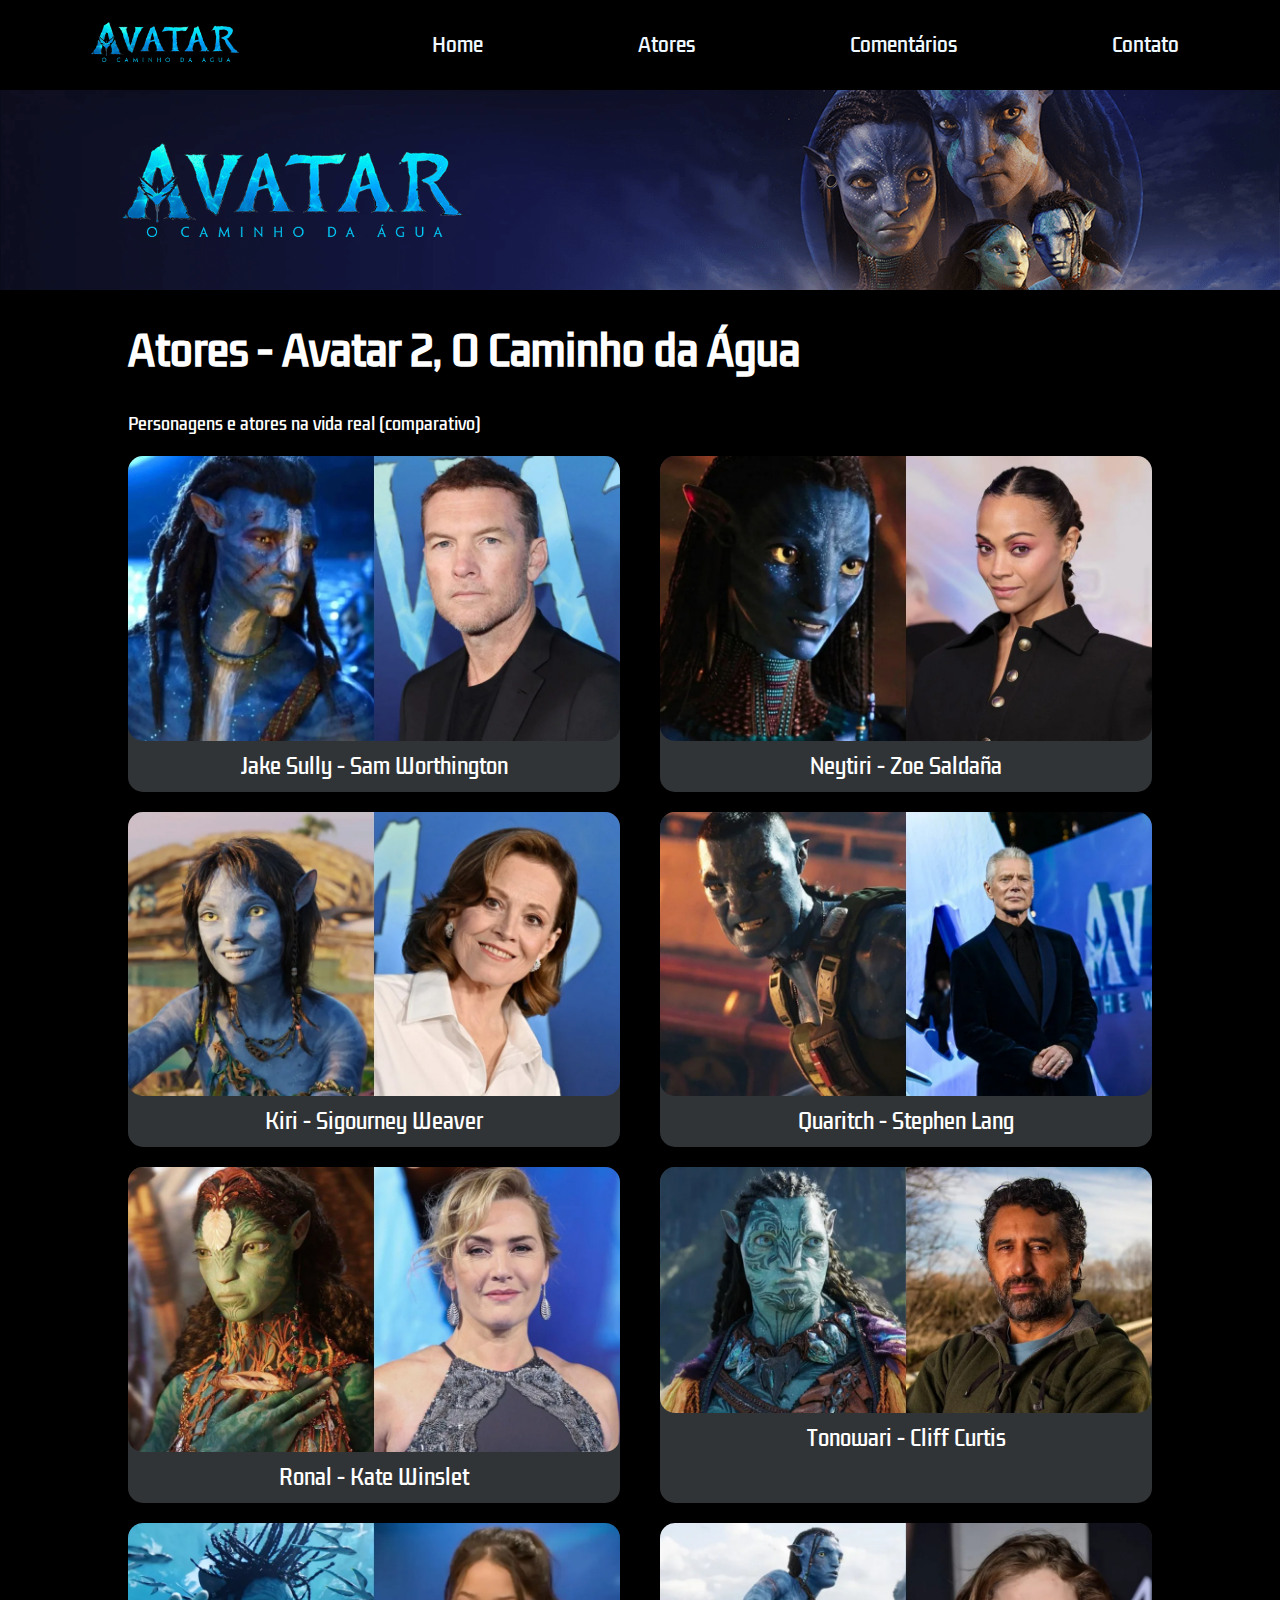
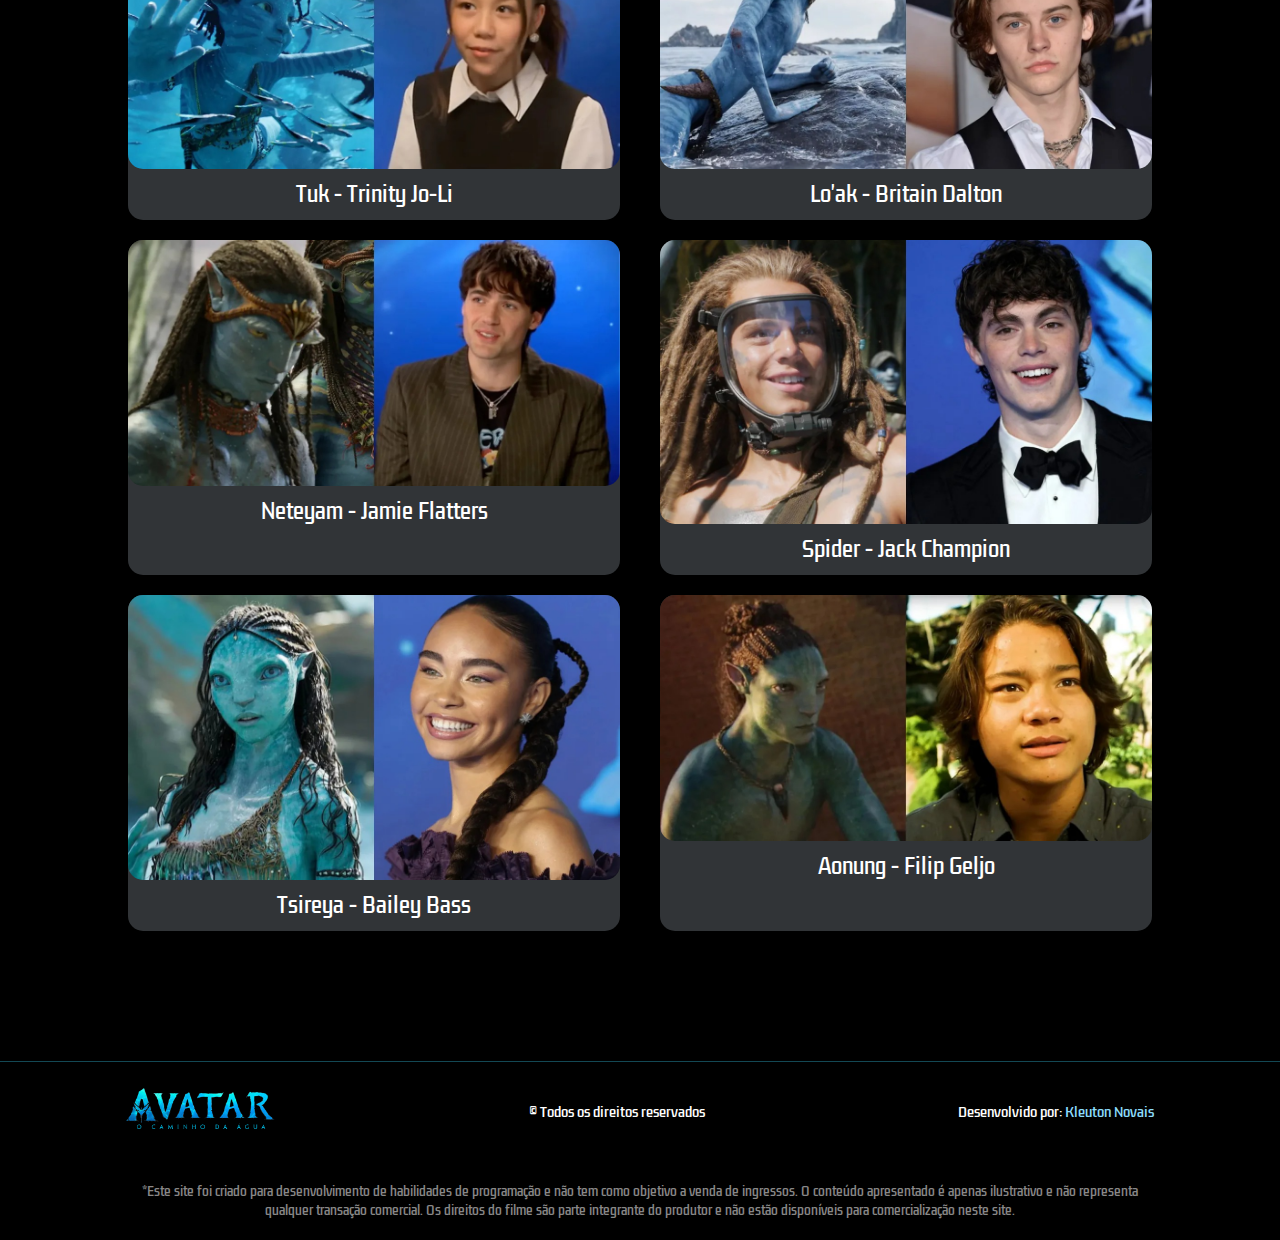
<file: atores.html>
<!DOCTYPE html>
<html lang="pt-BR">
<head>
    <meta charset="UTF-8">
    <meta http-equiv="X-UA-Compatible" content="IE=edge">
    <meta name="viewport" content="width=device-width, initial-scale=1.0">
    <title>Avatar</title>
    <link rel="stylesheet" href="style.css">
    <link rel="icon" type="image/x-icon" href="./img/favIcon.png">
</head>
<body>
    <header>
        <a href="./"><img id="logo" src="./img/logo.png" ></a>
        <nav>
            <ul>
                <li><a href="./">Home</a></li>
                <li> <a href="./atores.html">Atores</a></li>
                <li> <a href="./comentarios.html">Comentários</a> </li>
                <li> <a href="./contato.html">Contato</a> </li>
            </ul>
        </nav>
    </header>

   
    <div id="banner" class="page">
        <div class="logo-content">
            <img src="./img/logo.png">
        </div>
    </div>

    <div class="paginas">

        <h1>Atores - Avatar 2, O Caminho da Água</h1>
        <p>Personagens e atores na vida real (comparativo)</p>
        
        <div id="atores">
            <div class="ator">
                <img src="./img/a_Jake.jpg">
                <span>Jake Sully - Sam Worthington</span>
            </div>
    
            <div class="ator">
                <img src="./img/a_Neytiri.jpg" >
                <span>Neytiri - Zoe Saldaña</span>
            </div>
    
            <div class="ator">
                <img src="./img/a_Kiri.jpg" >
                <span>Kiri - Sigourney Weaver</span>
            </div>
    
            <div class="ator">
                <img src="./img/a_Quaritch.jpg" >
                <span>Quaritch - Stephen Lang</span>
            </div>
    
            <div class="ator">
                <img src="./img/a_Ronal.jpg" >
                <span>Ronal - Kate Winslet</span>
            </div>
    
            <div class="ator">
                <img src="./img/a_Tonowari.jpg">
                <span>Tonowari - Cliff Curtis </span>
            </div>
    
            <div class="ator">
                <img src="./img/a_Tuk.jpg">
                <span>Tuk - Trinity Jo-Li </span>
            </div>
    
            <div class="ator">
                <img src="./img/a_Loak.jpg">
                <span>Lo'ak - Britain Dalton </span>
            </div>
    
            <div class="ator">
                <img src="./img/a_Neteyam.jpg">
                <span>Neteyam - Jamie Flatters </span>
            </div>
    
            <div class="ator">
                <img src="./img/a_Spider.jpg">
                <span>Spider - Jack Champion </span>
            </div>
    
            <div class="ator">
                <img src="./img/a_Tsireya.jpg">
                <span>Tsireya - Bailey Bass </span>
            </div>
    
            <div class="ator">
                <img src="./img/a_Aonung.jpg">
                <span>Aonung - Filip Geljo </span>
            </div>
        </div>
        
    </div>


    <footer>
        <nav class="footer-navigation">
            <ul class="footer-list">
                <li><a href="./">Home</a></li>
                <li> <a href="./atores.html">Atores</a></li>
                <li> <a href="./comentarios.html">Comentários</a> </li>
                <li> <a href="./contato.html">Contato</a> </li>
            </ul>
        </nav>

        <a href="./"><img src="./img/logo.png" style="object-fit: contain;" id="logo"></a>
        <span>© Todos os direitos reservados</span>
        <span>Desenvolvido por: <a href="https://www.linkedin.com/in/kleuton-novais/" target="_blank">Kleuton Novais</a></span>
            
    </footer>
    <div class="copy">*Este site foi criado para desenvolvimento de habilidades de programação e não tem como objetivo a venda de ingressos. O conteúdo apresentado é apenas ilustrativo e não representa qualquer transação comercial. Os direitos do filme são parte integrante do produtor e não estão disponíveis para comercialização neste site.</div>
</body>
</html>
</file>
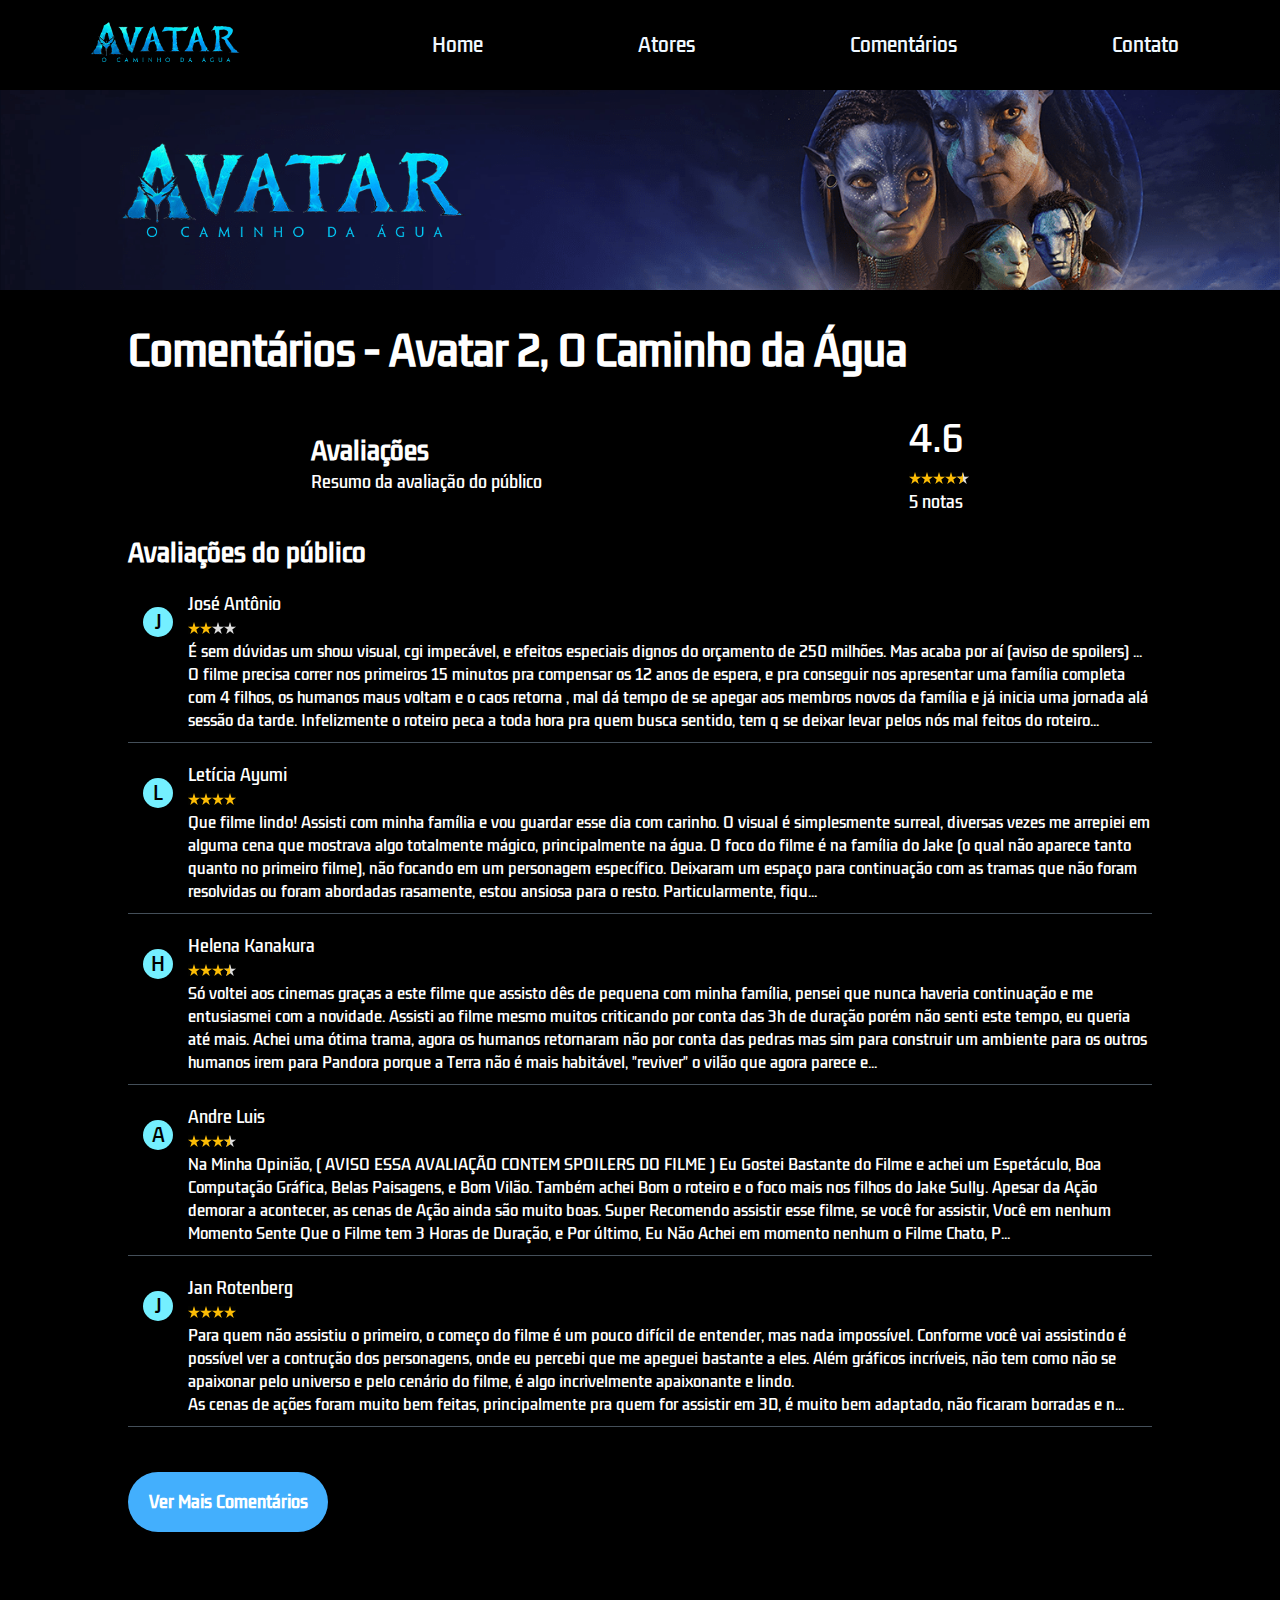
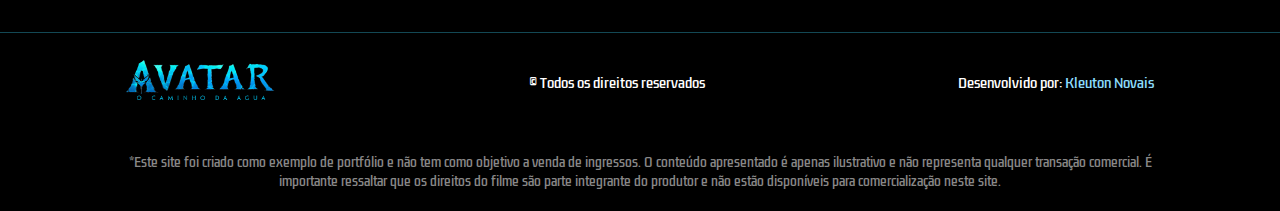
<file: comentarios.html>
<!DOCTYPE html>
<html lang="pt-BR">
<head>
    <meta charset="UTF-8">
    <meta http-equiv="X-UA-Compatible" content="IE=edge">
    <meta name="viewport" content="width=device-width, initial-scale=1.0">
    <title>Avatar</title>
    <link rel="stylesheet" href="style.css">
    <link rel="icon" type="image/x-icon" href="./img/favIcon.png">
</head>
<body>
    <header>
        <a href="./"><img id="logo" src="./img/logo.png" ></a>
        <nav>
            <ul>
                <li><a href="./">Home</a></li>
                <li> <a href="./atores.html">Atores</a></li>
                <li> <a href="./comentarios.html">Comentários</a> </li>
                <li> <a href="./contato.html">Contato</a> </li>
            </ul>
        </nav>
    </header>

   
    <div id="banner" class="page">
        <div class="logo-content">
            <img src="./img/logo.png">
        </div>
    </div>

    <div class="paginas">

        <h1>Comentários - Avatar 2, O Caminho da Água</h1>
        <div id="avNota">
            <div class="resumo">
                <h2>Avaliações</h2>
                <p>Resumo da avaliação do público</p>
            </div>
            <div class="notas">
                <div class="valor">4.6</div>
                <div class="stars"><span class="starFull"></span><span class="starFull"></span><span class="starFull"></span><span class="starFull"></span><span class="starMeio"></span></div>
                <span>5 notas</span>
            </div>            
        </div>

        <div id="comentarios">
            <h2>Avaliações do público</h2>
            <div class="coment">
                <div class="foto">J</div>
                <div class="txtComent">
                    <div class="nome">José Antônio</div>
                    <div class="stars"><span class="starFull"></span><span class="starFull"></span><span class="starNone"></span><span class="starNone"></span></div>
                    <p>
                        É sem dúvidas um show visual, cgi impecável, e efeitos especiais dignos do orçamento de 250 milhões.  Mas acaba por aí (aviso de spoilers) ...
                        <br>
                        O filme precisa correr nos  primeiros 15 minutos pra compensar os 12 anos de espera,  e pra conseguir  nos apresentar uma família completa com 4 filhos, os humanos maus voltam e  o caos retorna ,  mal dá tempo de se apegar aos membros novos da família e já inicia uma jornada alá sessão da tarde. Infelizmente o roteiro peca a toda hora pra quem busca sentido, tem q se deixar levar pelos nós mal feitos do roteiro...
                    </p>
                </div> 
            </div>

            <div class="coment">
                <div class="foto">L</div>
                <div class="txtComent">
                    <div class="nome">Letícia Ayumi</div>
                    <div class="stars"><span class="starFull"></span><span class="starFull"></span><span class="starFull"></span><span class="starFull"></span></div>
                    <p>
                        Que filme lindo! Assisti com minha família e vou guardar esse dia com carinho. O visual é simplesmente surreal, diversas vezes me arrepiei em alguma cena que mostrava algo totalmente mágico, principalmente na água. O foco do filme é na família do Jake (o qual não aparece tanto quanto no primeiro filme), não focando em um personagem específico. Deixaram um espaço para continuação com as tramas que não foram resolvidas ou foram abordadas rasamente, estou ansiosa para o resto. Particularmente, fiqu...
                    </p>
                </div> 
            </div>

            <div class="coment">
                <div class="foto">H</div>
                <div class="txtComent">
                    <div class="nome">Helena Kanakura</div>
                    <div class="stars"><span class="starFull"></span><span class="starFull"></span><span class="starFull"></span><span class="starMeio"></span></div>
                    <p>
                        Só voltei aos cinemas graças a este filme que assisto dês de pequena com minha família, pensei que nunca haveria continuação e me entusiasmei com a novidade. Assisti ao filme mesmo muitos criticando por conta das 3h de duração porém não senti este tempo, eu queria até mais. Achei uma ótima trama, agora os humanos retornaram não por conta das pedras mas sim para construir um ambiente para os outros humanos irem para Pandora porque a Terra não é mais habitável, "reviver" o vilão que agora parece e...
                    </p>
                </div> 
            </div>

            <div class="coment">
                <div class="foto">A</div>
                <div class="txtComent">
                    <div class="nome">Andre Luis</div>
                    <div class="stars"><span class="starFull"></span><span class="starFull"></span><span class="starFull"></span><span class="starMeio"></span></div>
                    <p>
                        Na Minha Opinião, ( AVISO ESSA AVALIAÇÃO CONTEM SPOILERS DO FILME ) Eu Gostei Bastante do Filme e achei um Espetáculo, Boa Computação Gráfica, Belas Paisagens, e Bom Vilão. Também achei Bom o roteiro e o foco mais nos filhos do Jake Sully. Apesar da Ação demorar a acontecer, as cenas de Ação ainda são muito boas. Super Recomendo assistir esse filme, se você for assistir, Você em nenhum Momento Sente Que o Filme tem 3 Horas de Duração, e Por último, Eu Não Achei em momento nenhum o Filme Chato, P...
                    </p>
                </div> 
            </div>


            <div class="coment">
                <div class="foto">J</div>
                <div class="txtComent">
                    <div class="nome">Jan Rotenberg</div>
                    <div class="stars"><span class="starFull"></span><span class="starFull"></span><span class="starFull"></span><span class="starFull"></span></div>
                    <p>
                        Para quem não assistiu o primeiro, o começo do filme é um pouco difícil de entender, mas nada impossível. Conforme você vai assistindo é possível ver a contrução dos personagens, onde eu percebi que me apeguei bastante a eles. Além gráficos incríveis, não tem como não se apaixonar pelo universo e pelo cenário do filme, é algo incrivelmente apaixonante e lindo. <br> As cenas de ações foram muito bem feitas, principalmente pra quem for assistir em 3D, é muito bem adaptado, não ficaram borradas e n...
                    </p>
                </div> 
            </div>

        </div>

        <a href="https://www.google.com/search?q=comentarios+avatar+2&oq=comentarios+avatar+2&aqs=chrome..69i57j0i22i30l9.4655j0j4&sourceid=chrome&ie=UTF-8" target="_blank">
        <button class="button"> Ver Mais Comentários </button>
        </a>
        
    </div>


    <footer>
        <nav class="footer-navigation">
            <ul class="footer-list">
                <li><a href="./">Home</a></li>
                <li> <a href="./atores.html">Atores</a></li>
                <li> <a href="./comentarios.html">Comentários</a> </li>
                <li> <a href="./contato.html">Contato</a> </li>
            </ul>
        </nav>

        <a href="./"><img src="./img/logo.png" style="object-fit: contain;" id="logo"></a>
        <span>© Todos os direitos reservados</span>
        <span>Desenvolvido por: <a href="https://www.linkedin.com/in/kleuton-novais/" target="_blank">Kleuton Novais</a></span>
            
    </footer>
    <div class="copy">*Este site foi criado como exemplo de portfólio e não tem como objetivo a venda de ingressos. O conteúdo apresentado é apenas ilustrativo e não representa qualquer transação comercial. É importante ressaltar que os direitos do filme são parte integrante do produtor e não estão disponíveis para comercialização neste site.</div>
</body>
</html>
</file>
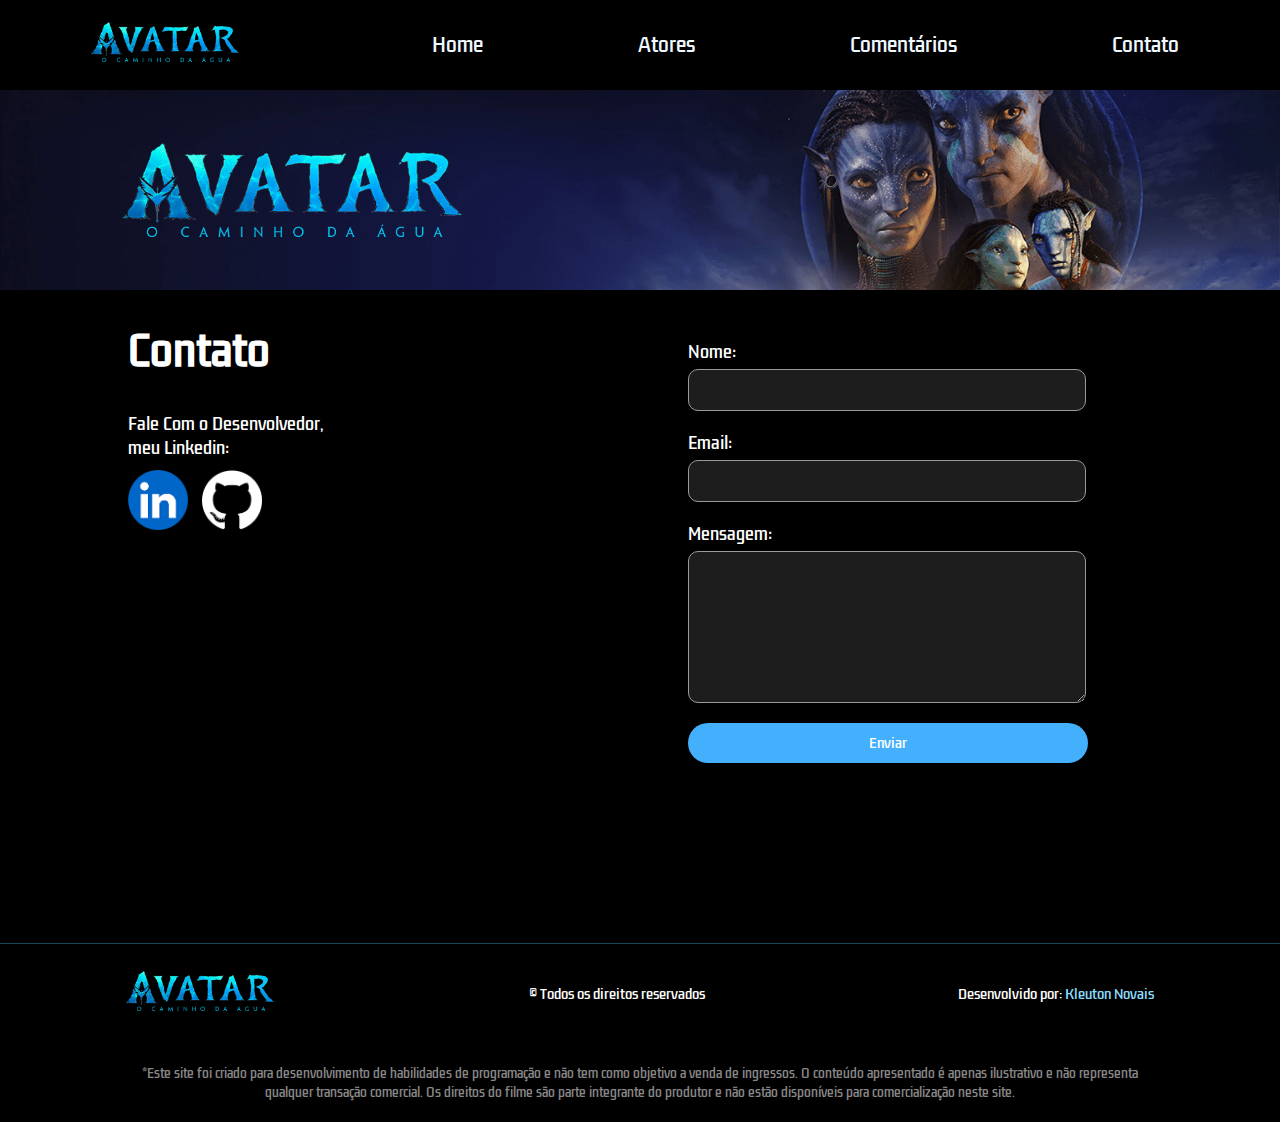
<file: contato.html>
<!DOCTYPE html>
<html lang="pt-BR">
<head>
    <meta charset="UTF-8">
    <meta http-equiv="X-UA-Compatible" content="IE=edge">
    <meta name="viewport" content="width=device-width, initial-scale=1.0">
    <title>Avatar</title>
    <link rel="stylesheet" href="style.css">
    <link rel="icon" type="image/x-icon" href="./img/favIcon.png">
</head>
<body>
    <header>
        <a href="./"><img id="logo" src="./img/logo.png" ></a>
        <nav>
            <ul>
                <li><a href="./">Home</a></li>
                <li> <a href="./atores.html">Atores</a></li>
                <li> <a href="./comentarios.html">Comentários</a> </li>
                <li> <a href="./contato.html">Contato</a> </li>
            </ul>
        </nav>
    </header>

   
    <div id="banner" class="page">
        <div class="logo-content">
            <img src="./img/logo.png">
        </div>
    </div>

    <div class="paginas">
        <div class="contentContact">
            <div>
                <h1>Contato</h1>
                <p>Fale Com o Desenvolvedor,<br> meu Linkedin:</p>
                <a href="https://www.linkedin.com/in/kleuton-novais/" target="_blank"><img class="icon" src="./img/linkdmini.png"></a>
                <img class="icon" src="./img/githubMini.png">
            </div>
            <div>
                <form>
                    <label for="nome">Nome:</label>
                    <input type="text" id="nome" name="nome" required>
                
                    <label for="email">Email:</label>
                    <input type="email" id="email" name="email" required>
                
                    <label for="mensagem">Mensagem:</label>
                    <textarea id="mensagem" name="mensagem" required></textarea>
                
                    <button type="submit">Enviar</button>
                </form>
            </div>

        </div>
        
        
        
        
    </div>


    <footer>
        <nav class="footer-navigation">
            <ul class="footer-list">
                <li><a href="./">Home</a></li>
                <li> <a href="./atores.html">Atores</a></li>
                <li> <a href="./comentarios.html">Comentários</a> </li>
                <li> <a href="./contato.html">Contato</a> </li>
            </ul>
        </nav>

        <a href="./"><img src="./img/logo.png" style="object-fit: contain;" id="logo"></a>
        <span>© Todos os direitos reservados</span>
        <span>Desenvolvido por: <a href="https://www.linkedin.com/in/kleuton-novais/" target="_blank">Kleuton Novais</a></span>
            
    </footer>
    <div class="copy">*Este site foi criado para desenvolvimento de habilidades de programação e não tem como objetivo a venda de ingressos. O conteúdo apresentado é apenas ilustrativo e não representa qualquer transação comercial. Os direitos do filme são parte integrante do produtor e não estão disponíveis para comercialização neste site.</div>
</body>
</html>
</file>
<file: style.css>
@import url('https://fonts.googleapis.com/css2?family=Kdam+Thmor+Pro&display=swap');

*{
    margin: 0;
    padding: 0;
    list-style: none;
    text-decoration: none;
    color: #fff;
    font-family: 'Kdam Thmor Pro', sans-serif;
}
body{
    background-color: black;
    box-sizing: border-box;
}
a{
    color: #8cdcfc;
}

a:hover{
    color: #43affd;
}

header{
    height: 90px;
    display: flex;
    justify-content: space-around;
    align-items: center;
}

nav{
    width: 60%;
}
ul{
    display: flex;
    width: 100%;
    justify-content: space-between;
}
li a{
    list-style: none;
    color: aliceblue;
    cursor: pointer;
    font-size: 19px;
    transition: .5s;
    padding: 10px;
    border-radius: 10px;
}
li a:hover{
    color: #43affd;
    background: #00c4ff36;
}

@keyframes float {
    0%,
    100% {
      transform: translateY(0);
    }
    50% {
      transform: translateY(-5px);
    }
}

#logo{
    width: 150px;
    height: auto;
    animation: float 2s ease-in-out infinite;
}
#banner{
    background-image: url(./img/banner.png);
    background-position: 50% 50%;
    background-size: cover;
    width: 100%;
    height: 550px;
    display: flex;
    align-items: center;
}
#banner.page{
    background-position: 50% 25%;
    height: 200px;
}
.logo-content{
    object-fit: contain;
    display:flex;
    flex-direction: column;
    align-items: center;
    justify-content: space-around;
    width: 45%;
    margin-left: 8%;
    animation: float 2s ease-in-out;
}
#banner.page > .logo-content{
    width: 30%;
    margin-left: 8%;
}
.logo-content img{
    width: 90%;
    height: auto;
}

#trailer-container{
    width: 100%;
    height: 400px;
    display: flex;
    justify-content: center;
}

div.paginas{
    width: 80%;
    margin: 0 auto;
    display: flex;
    flex-direction: column ;
    justify-content: space-between;
}

div.paginas h1{
    padding: 30px 0;
    font-size: 40px;
}
div.contentContact{
    display: flex;
    width: 100%;
    justify-content: space-between;
}

div.paginas form{
    display: flex;
    align-items:flex-start;
    flex-direction: column;
    min-width: 400px;
    margin-top: 30px;
    margin-bottom: 80px;
    box-sizing: border-box;
    margin-right: 5vw
}

img.icon{
    width: 60px; 
    height: 60px; 
    padding-top: 10px;
    padding-right: 10px;
}

a > img.icon{
    cursor: pointer;
}

div.paginas label {
    display: block;
    margin-top: 20px;
  }

div.paginas input, textarea {
    width: 94%;
    padding: 10px;
    margin-top: 5px;
    border: 1px solid #9a9a9a;
    border-radius: 10px;
    background-color: #38383882;
  }
div.paginas textarea{
    height: 130px;
  }

form button {
    display: block;
    align-items: center;
    width: 100%;
    padding: 10px;
    margin-top: 20px;
    background-color: #43affd;
    color: #fff;
    border: none;
    border-radius: 30px;
    cursor: pointer;
  }
  
.content{
    width: 80%;
    display: flex;
    align-items: center;
    justify-content: space-between;
}
.trailer{
    width: 50%;
}
#sinopse{
    width: 50%;
    display: flex;
    flex-direction: column;
    justify-content: space-between;
    margin-left: 30px;
}
#sinopse p{
    color: #ffF;
    font-size: 14px;
    width: 76%;
}
.button{
    width: 200px;
    height: 60px;
    background-color: #43affd;
    color: #ffF;
    padding: 8px 10px;
    border-radius: 50px;
    cursor: pointer;
    transition: .8s;
    font-size: 16px;
    display: flex;
    justify-content: center;
    align-items: center;
    font-weight: bold;
    border: none;
    outline: none;
    margin-top: 25px;
}
.button:hover{
    background-color: #fff;
    color: #000;
}
.actor-cards-container{
    width: 100%;
    display: flex;
    justify-content: center;
    margin-top: 50px;
    margin-bottom: 50px;
}
.cards-content{
    width: 90%;
    display: grid;
    grid-template-columns: repeat(3, 1fr);
    row-gap: 20px;
    column-gap: 40px;
}
.card{
    width: 100%;
    height: 450px;
    background-size: cover;
    background-position: 50% 50%;
    border-radius: 15px;
    cursor: pointer;
    transition: 1s;
    display: flex;
    flex-direction: column;
    justify-content: flex-end;
    padding:0 0 20px 10px;
    font-size: 17px;
}
.card:hover{
    transform: scale(1.02);
}
.banner-1{
    background-image: url(./img/cartaz01.jpg);
}
.banner-2{
    background-image: url(./img/cartaz02.jpg);
}
.banner-3{
    background-image: url(./img/cartaz03.jpg);
}

#atores{
    margin-top: 20px;
    margin-bottom: 30px;
    display: grid;
    grid-template-columns: repeat(2, 1fr);
    row-gap: 20px;
    column-gap: 40px;
}
#atores .ator{
    background-color: #cddbe43d;
    border-radius: 15px;
    display: flex;
    align-items: center;
    flex-direction: column;
}
.ator img{
    width: 100%;
    height: auto;
    border-radius: 15px;
    transition: .7s;
}
.ator img:hover{
   transform: scale(1.02);
}
.ator span{
    padding: 10px;
    font-size: 20px;
}

footer{
    min-height: 100px;
    margin-top: 100px;
    display: flex;
    align-items: center;
    justify-content: space-around;
    border-top: 1px solid #134854;
}

footer span{
    font-size: 13px;

}

.footer-navigation{
    display: none;
}
.footer-list{
    display: flex;
    flex-direction: column;
    align-items: center;
}
div.copy{
    width: 80%;
    font-size: 12px;
    margin: 20px auto;
    text-align: center;
    color: #898888;
}

#avNota{
    display: flex;
    align-items: center;
    justify-content: space-around;
    margin-bottom: 20px;
}
.notas .valor{
    font-size: 35px;
}
div.stars{

}
div.stars > span{
    background-size: 12px 12px;
    display: inline-block;
    height: 12px;
    width: 12px;
}
span.starFull{
    background-image: url(./img/starFull.png);
}
span.starMeio{
    background-image: url(./img/starMeia.png);
}
span.starNone{
    background-image: url(./img/starNone.png);
}
div.coment{
    display: flex;
    justify-content: space-around;
    align-items: flex-start;
    border-bottom: 1px solid #444f59;
    margin-bottom: 20px;
    padding-bottom: 10px;
}
div.coment > div.foto{
    margin: 15px;
    background: #74efff;
    border-radius: 50%;
    min-width: 30px;
    height: 30px;
    color: #000;
    text-align: center;
    line-height: 30px;
    font-size: 19px;
}
.txtComent p {
     font-size: 15px;
}
#comentarios h2{
    margin-bottom: 20px;
}

@media(max-width: 768px){
   
    .logo-content {
        width: 100%;
        padding: 5% 15%;
        margin: 0 auto;
        background: #12293682;
    }
    div.copy{
        width: 95%;
    }
    footer{
        flex-direction: column;
        padding-top: 20px;
    }
    .footer-navigation{
        display: block;
        padding-bottom: 10px;
        margin-bottom: 20px;
        border-bottom: 1px solid #00000082;
    }
    nav{
        display: none;
    }
    #banner{
        align-items: end;
        background-position: 95%;
        height: 408px;
    }
    #trailer-container{
        width: 100%;
        height: 450px;
        display: flex;
        flex-direction: column;
    }
    .content{
        width: 95%;
        display: flex;
        flex-direction: column;
        margin: auto;
    }
    .trailer{
        width: 100%;
    }
    #sinopse{
        width: 95%;
        display: flex;
        flex-direction: column;
        justify-content: space-between;

    }
    #sinopse p{
        width: 100%;
    }
    .button{
        width: 100%;
        margin-top: 30px;
    }
    .cards-content{
        grid-template-columns: 1fr;
        margin-top: 10px;
        width: 80%;
    }
    .card{
        height: 250px;
    }
    #atores{
        grid-template-columns: 1fr;
    }
    #banner.page > div.logo-content{
       display: none;
    }
    #banner.page {
        background-position: 50% 10%;
        height: 150px;
    }

    div.paginas h1{
    font-size: 25px;
    }
    .txtComent p {
     font-size: 13px;
    }
    #comentarios h2{
        font-size: 20px;
    }
    
    div.paginas form {
    min-width: 270px;
    margin-right: 0;
    }

    div.contentContact{
        flex-direction: column;
    } 
    
}
</file>
